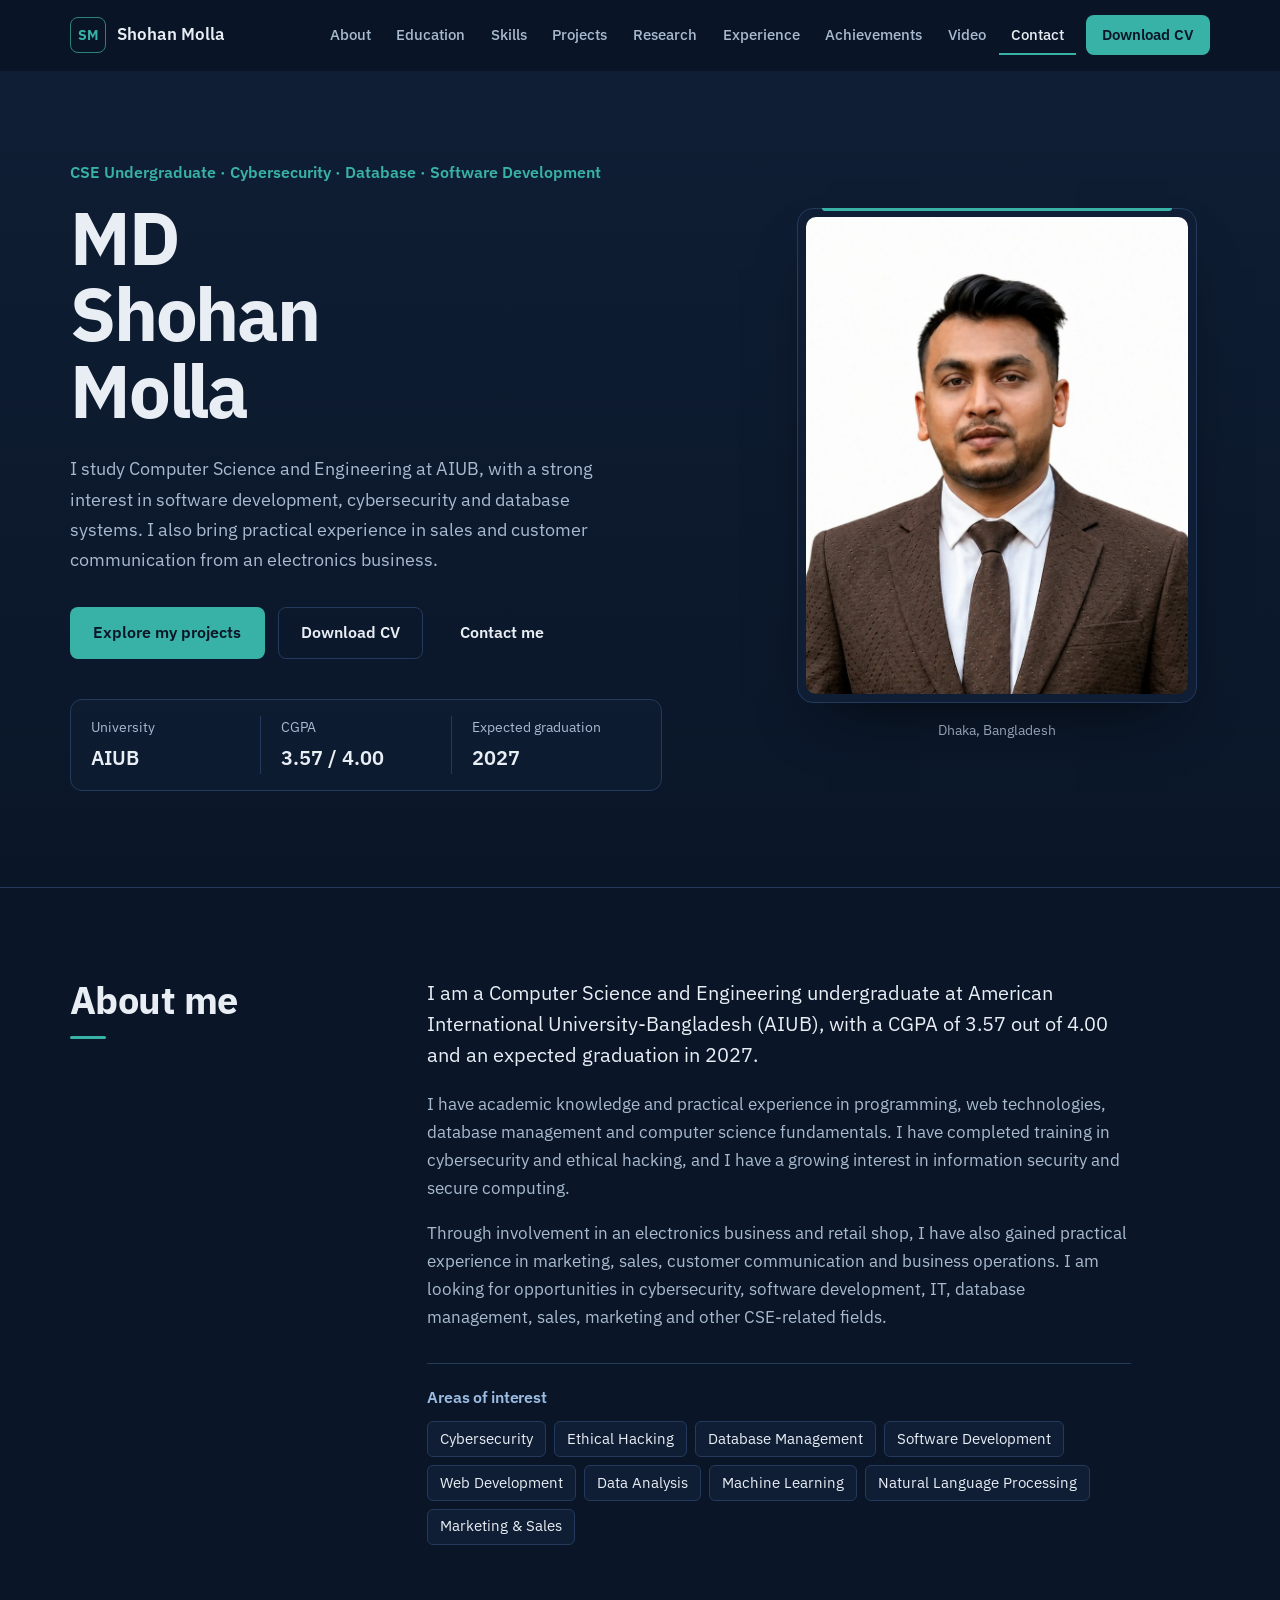
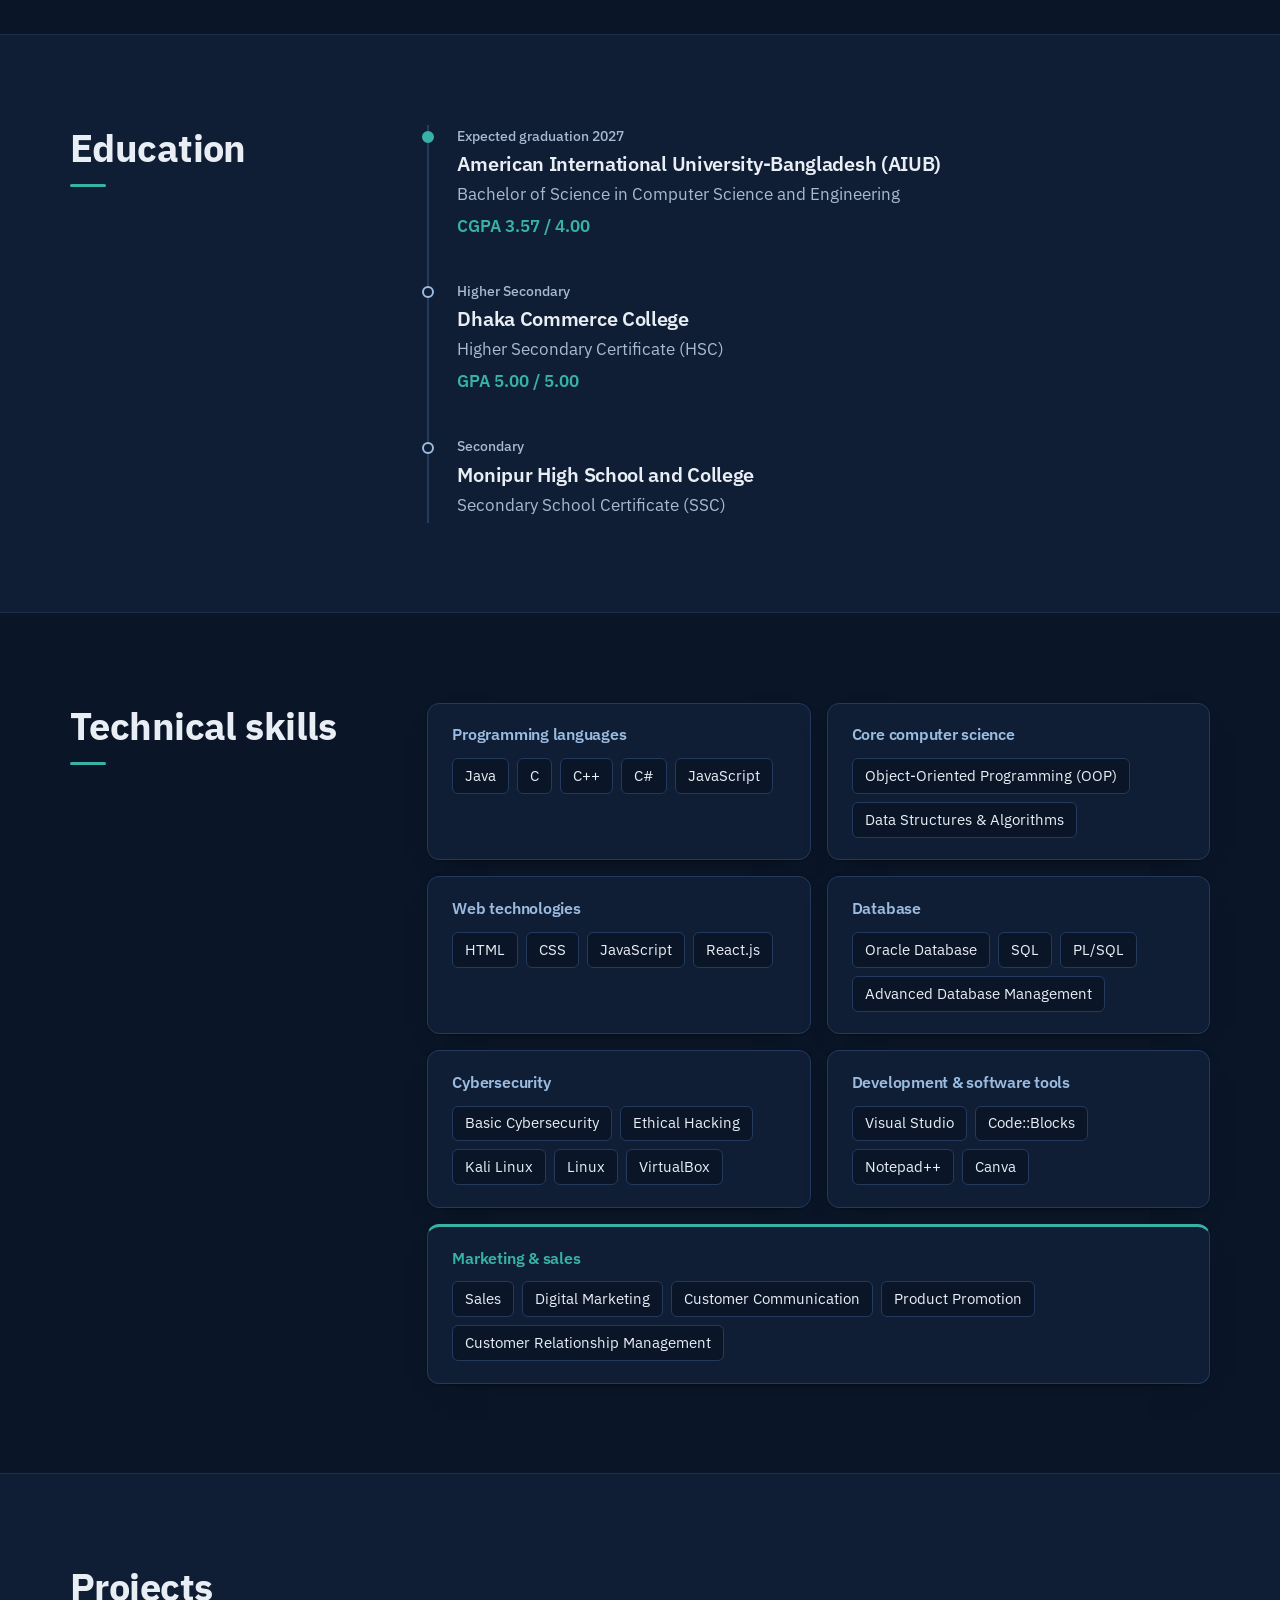
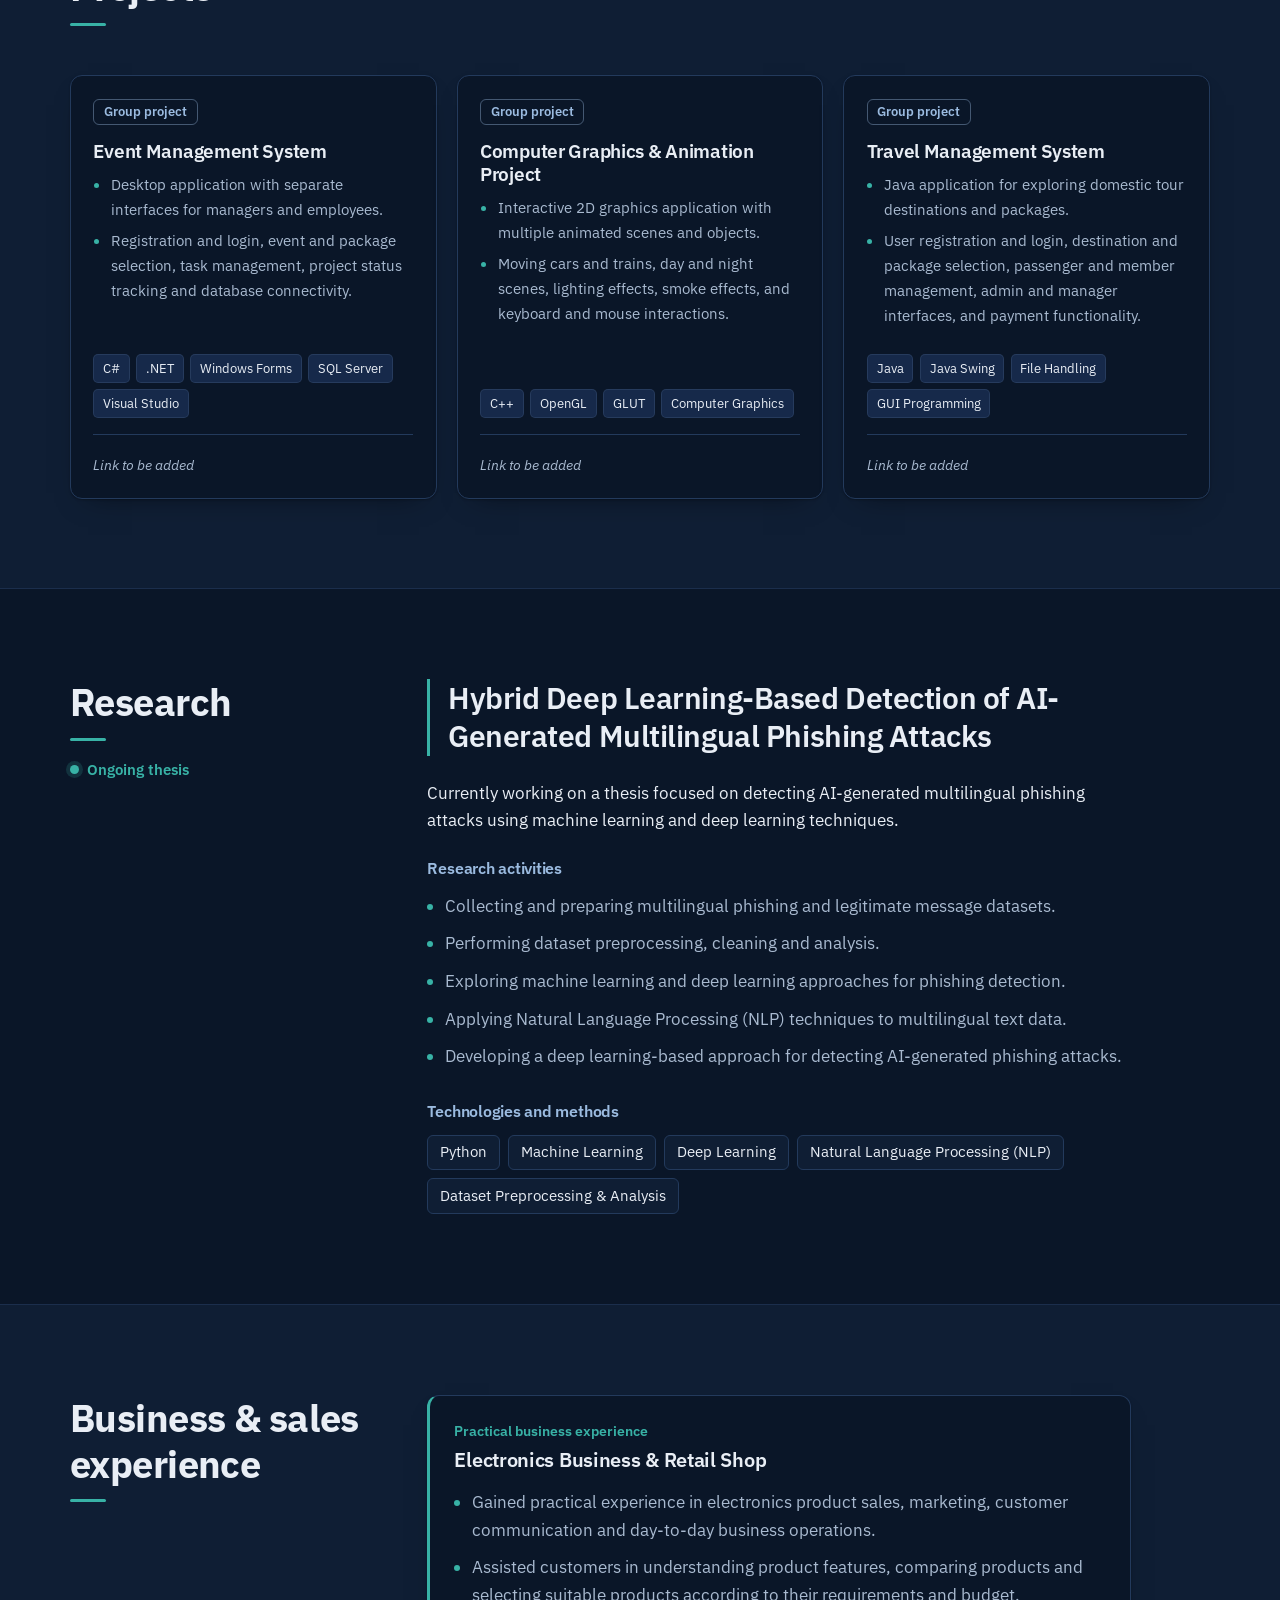
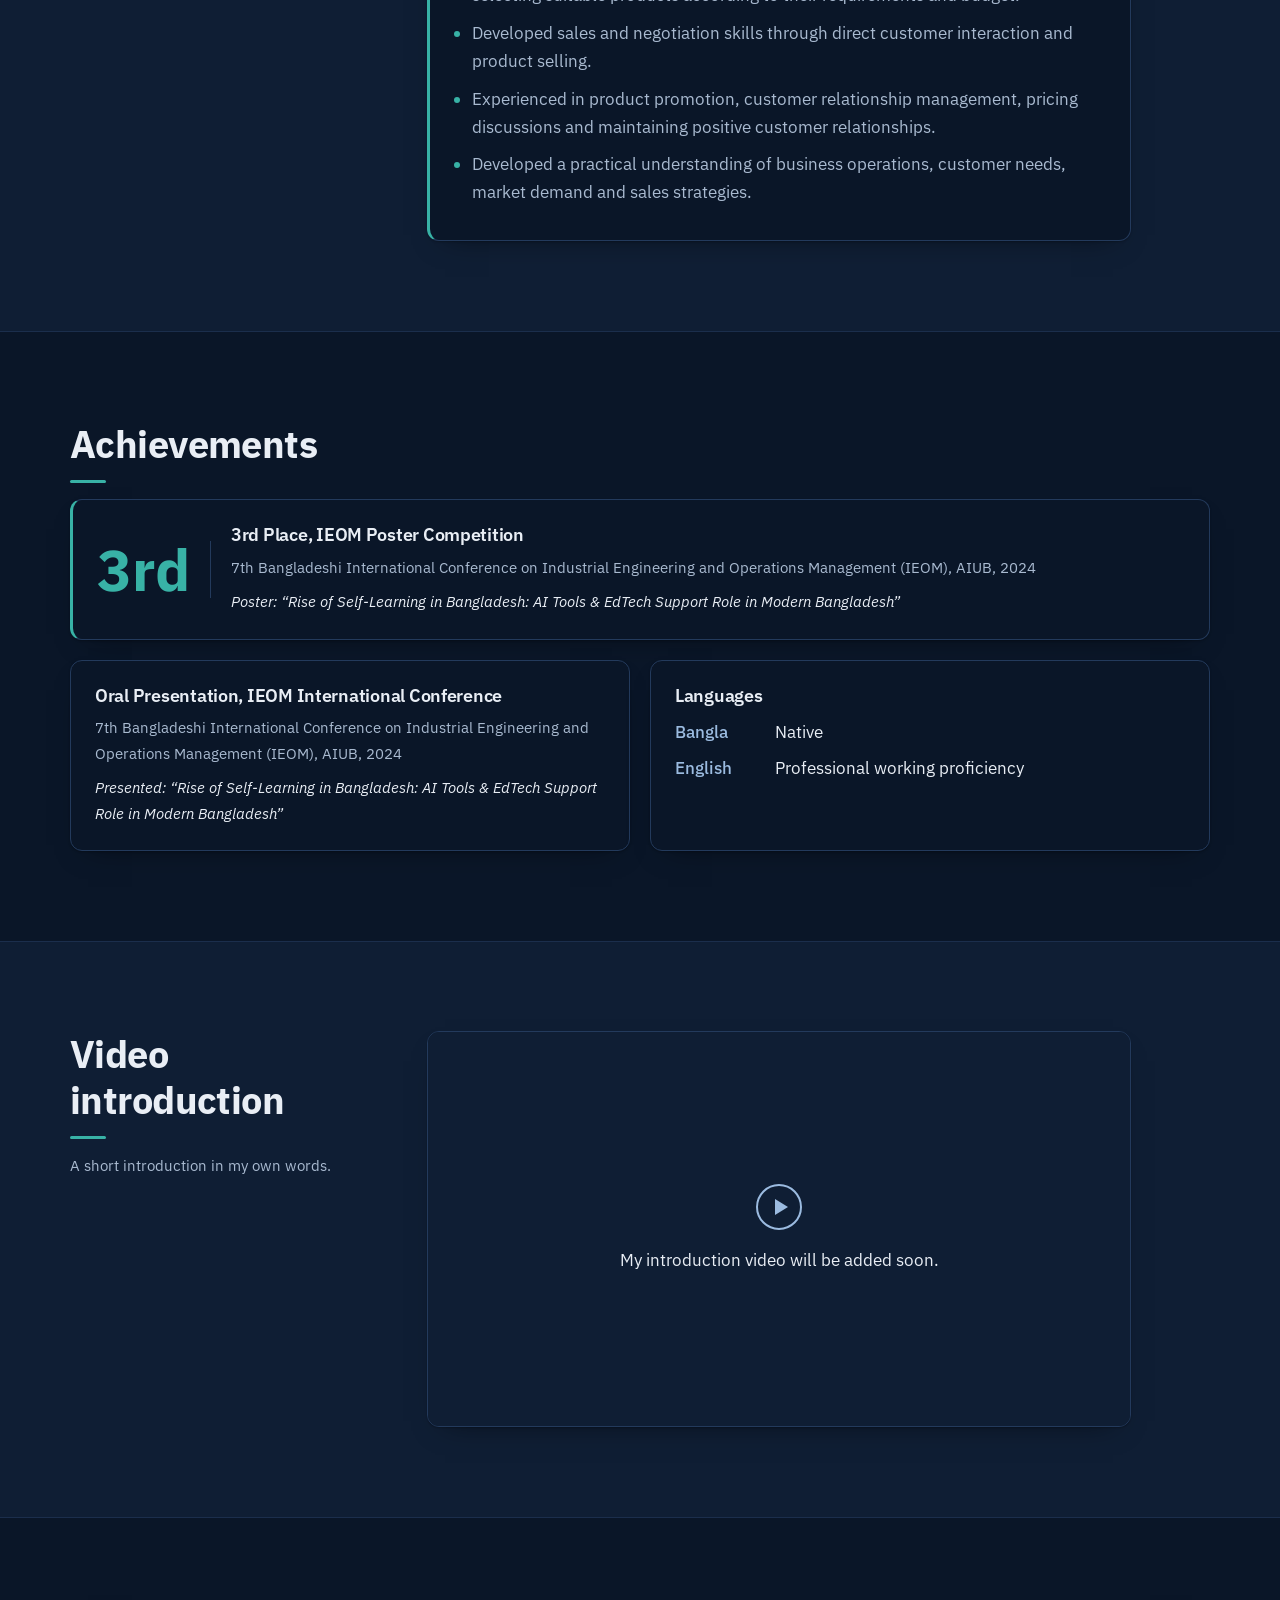
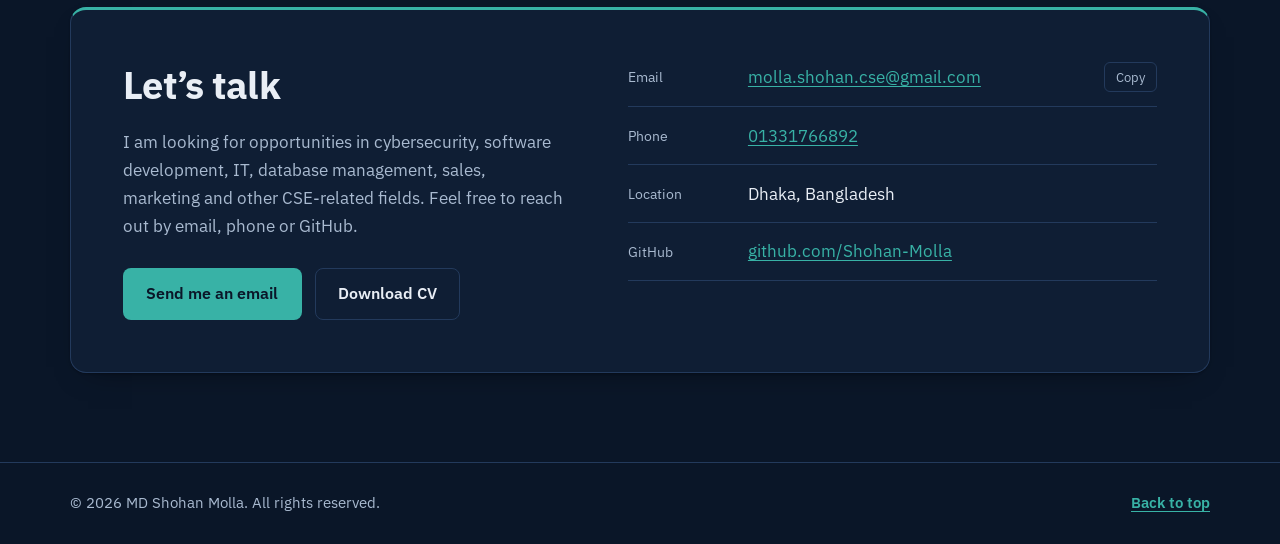
<file: index.html>
<!DOCTYPE html>
<html lang="en">
<head>
  <meta charset="UTF-8">
  <meta name="viewport" content="width=device-width, initial-scale=1">
  <title>MD Shohan Molla | CSE Undergraduate, AIUB</title>
  <meta name="description" content="E-portfolio of MD Shohan Molla, Computer Science and Engineering undergraduate at American International University-Bangladesh (AIUB).">

  <!-- Fonts (the site still works offline: system fonts are used as fallback) -->
  <link rel="preconnect" href="https://fonts.googleapis.com">
  <link rel="preconnect" href="https://fonts.gstatic.com" crossorigin>
  <link href="https://fonts.googleapis.com/css2?family=IBM+Plex+Sans:wght@400;500;600;700&display=swap" rel="stylesheet">

  <link rel="stylesheet" href="style.css">
  <!-- Marks that JavaScript is on, so the hero entrance animation can run -->
  <script>document.documentElement.classList.add("js");</script>
</head>
<body>

  <a class="skip-link" href="#main">Skip to content</a>

  <!-- ================= HEADER / NAVIGATION ================= -->
  <header class="site-header" id="top">
    <nav class="nav container" aria-label="Main navigation">
      <a href="#home" class="brand" aria-label="MD Shohan Molla, back to top">
        <span class="brand-mark" aria-hidden="true">SM</span>
        <span class="brand-name">Shohan Molla</span>
      </a>

      <button class="nav-toggle" type="button" aria-expanded="false" aria-controls="nav-menu">
        <span class="nav-toggle-bar" aria-hidden="true"></span>
        <span class="visually-hidden">Open menu</span>
      </button>

      <ul class="nav-menu" id="nav-menu">
        <li><a href="#about">About</a></li>
        <li><a href="#education">Education</a></li>
        <li><a href="#skills">Skills</a></li>
        <li><a href="#projects">Projects</a></li>
        <li><a href="#research">Research</a></li>
        <li><a href="#experience">Experience</a></li>
        <li><a href="#achievements">Achievements</a></li>
        <li><a href="#video">Video</a></li>
        <li><a href="#contact">Contact</a></li>
        <!-- CV file: CV.pdf (buttons with data-download save the file instead of just opening it) -->
        <li><a href="CV.pdf" download="MD_Shohan_Molla_CV.pdf" data-download class="nav-cta">Download CV</a></li>
      </ul>
    </nav>
  </header>

  <main id="main">

    <!-- ================= A. HOME / HERO ================= -->
    <section class="hero" id="home">
      <div class="container hero-grid">
        <div class="hero-text">
          <p class="hero-kicker">CSE Undergraduate · Cybersecurity · Database · Software Development</p>
          <h1 class="hero-name">
            <span>MD</span>
            <span>Shohan</span>
            <span>Molla</span>
          </h1>
          <p class="hero-intro">
            I study Computer Science and Engineering at AIUB, with a strong interest in software
            development, cybersecurity and database systems. I also bring practical experience in
            sales and customer communication from an electronics business.
          </p>

          <div class="hero-actions">
            <a href="#projects" class="btn btn-primary">Explore my projects</a>
            <a href="CV.pdf" download="MD_Shohan_Molla_CV.pdf" data-download class="btn btn-ghost">Download CV</a>
            <a href="#contact" class="btn btn-ghost">Contact me</a>
          </div>

          <dl class="hero-facts">
            <div>
              <dt>University</dt>
              <dd>AIUB</dd>
            </div>
            <div>
              <dt>CGPA</dt>
              <dd>3.57 / 4.00</dd>
            </div>
            <div>
              <dt>Expected graduation</dt>
              <dd>2027</dd>
            </div>
          </dl>
        </div>

        <figure class="hero-photo">
          <!-- Profile photo: replace profile.jpg to change it -->
          <div class="photo-frame">
            <img src="profile.jpg" alt="Portrait of MD Shohan Molla" width="800" height="1000">
          </div>
          <figcaption>Dhaka, Bangladesh</figcaption>
        </figure>
      </div>
    </section>

    <!-- ================= B. ABOUT ================= -->
    <section class="section" id="about" aria-labelledby="about-title">
      <div class="container split">
        <header class="section-head">
          <h2 id="about-title">About me</h2>
        </header>
        <div class="section-body about-body">
          <p class="lead">
            I am a Computer Science and Engineering undergraduate at American International
            University-Bangladesh (AIUB), with a CGPA of 3.57 out of 4.00 and an expected
            graduation in 2027.
          </p>
          <p>
            I have academic knowledge and practical experience in programming, web technologies,
            database management and computer science fundamentals. I have completed training in
            cybersecurity and ethical hacking, and I have a growing interest in information
            security and secure computing.
          </p>
          <p>
            Through involvement in an electronics business and retail shop, I have also gained
            practical experience in marketing, sales, customer communication and business
            operations. I am looking for opportunities in cybersecurity, software development, IT,
            database management, sales, marketing and other CSE-related fields.
          </p>

          <div class="interests">
            <h3>Areas of interest</h3>
            <ul class="tag-list">
              <li>Cybersecurity</li>
              <li>Ethical Hacking</li>
              <li>Database Management</li>
              <li>Software Development</li>
              <li>Web Development</li>
              <li>Data Analysis</li>
              <li>Machine Learning</li>
              <li>Natural Language Processing</li>
              <li>Marketing &amp; Sales</li>
            </ul>
          </div>
        </div>
      </div>
    </section>

    <!-- ================= C. EDUCATION ================= -->
    <section class="section section-alt" id="education" aria-labelledby="education-title">
      <div class="container split">
        <header class="section-head">
          <h2 id="education-title">Education</h2>
        </header>
        <ol class="timeline section-body">
          <li class="timeline-item">
            <p class="timeline-when">Expected graduation 2027</p>
            <h3>American International University-Bangladesh (AIUB)</h3>
            <p>Bachelor of Science in Computer Science and Engineering</p>
            <p class="score">CGPA 3.57 / 4.00</p>
          </li>
          <li class="timeline-item">
            <p class="timeline-when">Higher Secondary</p>
            <h3>Dhaka Commerce College</h3>
            <p>Higher Secondary Certificate (HSC)</p>
            <p class="score">GPA 5.00 / 5.00</p>
          </li>
          <li class="timeline-item">
            <p class="timeline-when">Secondary</p>
            <h3>Monipur High School and College</h3>
            <p>Secondary School Certificate (SSC)</p>
          </li>
        </ol>
      </div>
    </section>

    <!-- ================= D. TECHNICAL SKILLS ================= -->
    <section class="section" id="skills" aria-labelledby="skills-title">
      <div class="container split">
        <header class="section-head">
          <h2 id="skills-title">Technical skills</h2>
        </header>
        <div class="section-body skills-grid">
          <div class="skill-group">
            <h3>Programming languages</h3>
            <ul class="tag-list"><li>Java</li><li>C</li><li>C++</li><li>C#</li><li>JavaScript</li></ul>
          </div>
          <div class="skill-group">
            <h3>Core computer science</h3>
            <ul class="tag-list"><li>Object-Oriented Programming (OOP)</li><li>Data Structures &amp; Algorithms</li></ul>
          </div>
          <div class="skill-group">
            <h3>Web technologies</h3>
            <ul class="tag-list"><li>HTML</li><li>CSS</li><li>JavaScript</li><li>React.js</li></ul>
          </div>
          <div class="skill-group">
            <h3>Database</h3>
            <ul class="tag-list"><li>Oracle Database</li><li>SQL</li><li>PL/SQL</li><li>Advanced Database Management</li></ul>
          </div>
          <div class="skill-group">
            <h3>Cybersecurity</h3>
            <ul class="tag-list"><li>Basic Cybersecurity</li><li>Ethical Hacking</li><li>Kali Linux</li><li>Linux</li><li>VirtualBox</li></ul>
          </div>
          <div class="skill-group">
            <h3>Development &amp; software tools</h3>
            <ul class="tag-list"><li>Visual Studio</li><li>Code::Blocks</li><li>Notepad++</li><li>Canva</li></ul>
          </div>
          <div class="skill-group skill-group-wide">
            <h3>Marketing &amp; sales</h3>
            <ul class="tag-list"><li>Sales</li><li>Digital Marketing</li><li>Customer Communication</li><li>Product Promotion</li><li>Customer Relationship Management</li></ul>
          </div>
        </div>
      </div>
    </section>

    <!-- ================= E. PROJECTS ================= -->
    <section class="section section-alt" id="projects" aria-labelledby="projects-title">
      <div class="container">
        <header class="section-head section-head-row">
          <h2 id="projects-title">Projects</h2>
        </header>

        <!--
          To add a link: replace <span class="link-pending">Link to be added</span> with:
          <a class="project-link" href="YOUR-LINK-HERE" target="_blank" rel="noopener">View project</a>
          To add a project: copy one whole <article class="project"> ... </article> block.
        -->
        <div class="project-grid">

          <article class="project" data-type="group">
            <div class="project-content">
              <p class="project-type">Group project</p>
              <h3>Event Management System</h3>
              <ul class="project-points">
                <li>Desktop application with separate interfaces for managers and employees.</li>
                <li>Registration and login, event and package selection, task management, project status tracking and database connectivity.</li>
              </ul>
              <ul class="tech-list" aria-label="Technologies used">
                <li>C#</li><li>.NET</li><li>Windows Forms</li><li>SQL Server</li><li>Visual Studio</li>
              </ul>
              <p class="project-links"><span class="link-pending">Link to be added</span></p>
            </div>
          </article>

          <article class="project" data-type="group">
            <div class="project-content">
              <p class="project-type">Group project</p>
              <h3>Computer Graphics &amp; Animation Project</h3>
              <ul class="project-points">
                <li>Interactive 2D graphics application with multiple animated scenes and objects.</li>
                <li>Moving cars and trains, day and night scenes, lighting effects, smoke effects, and keyboard and mouse interactions.</li>
              </ul>
              <ul class="tech-list" aria-label="Technologies used">
                <li>C++</li><li>OpenGL</li><li>GLUT</li><li>Computer Graphics</li>
              </ul>
              <p class="project-links"><span class="link-pending">Link to be added</span></p>
            </div>
          </article>

          <article class="project" data-type="group">
            <div class="project-content">
              <p class="project-type">Group project</p>
              <h3>Travel Management System</h3>
              <ul class="project-points">
                <li>Java application for exploring domestic tour destinations and packages.</li>
                <li>User registration and login, destination and package selection, passenger and member management, admin and manager interfaces, and payment functionality.</li>
              </ul>
              <ul class="tech-list" aria-label="Technologies used">
                <li>Java</li><li>Java Swing</li><li>File Handling</li><li>GUI Programming</li>
              </ul>
              <p class="project-links"><span class="link-pending">Link to be added</span></p>
            </div>
          </article>

        </div>
      </div>
    </section>

    <!-- ================= F. RESEARCH / THESIS ================= -->
    <section class="section research" id="research" aria-labelledby="research-title">
      <div class="container split">
        <header class="section-head">
          <h2 id="research-title">Research</h2>
          <p class="status"><span class="status-dot" aria-hidden="true"></span>Ongoing thesis</p>
        </header>
        <div class="section-body">
          <h3 class="research-title">Hybrid Deep Learning-Based Detection of AI-Generated Multilingual Phishing Attacks</h3>
          <p class="research-focus">Currently working on a thesis focused on detecting AI-generated multilingual phishing attacks using machine learning and deep learning techniques.</p>
          <h4 class="small-head">Research activities</h4>
          <ul class="research-points">
            <li>Collecting and preparing multilingual phishing and legitimate message datasets.</li>
            <li>Performing dataset preprocessing, cleaning and analysis.</li>
            <li>Exploring machine learning and deep learning approaches for phishing detection.</li>
            <li>Applying Natural Language Processing (NLP) techniques to multilingual text data.</li>
            <li>Developing a deep learning-based approach for detecting AI-generated phishing attacks.</li>
          </ul>
          <h4 class="small-head">Technologies and methods</h4>
          <ul class="tag-list">
            <li>Python</li><li>Machine Learning</li><li>Deep Learning</li><li>Natural Language Processing (NLP)</li><li>Dataset Preprocessing &amp; Analysis</li>
          </ul>
        </div>
      </div>
    </section>

    <!-- ================= G. BUSINESS & SALES EXPERIENCE ================= -->
    <section class="section section-alt" id="experience" aria-labelledby="experience-title">
      <div class="container split">
        <header class="section-head">
          <h2 id="experience-title">Business &amp; sales experience</h2>
        </header>
        <div class="section-body">
          <article class="honor exp-card">
            <div>
              <p class="exp-type">Practical business experience</p>
              <h3>Electronics Business &amp; Retail Shop</h3>
              <ul class="research-points">
                <li>Gained practical experience in electronics product sales, marketing, customer communication and day-to-day business operations.</li>
                <li>Assisted customers in understanding product features, comparing products and selecting suitable products according to their requirements and budget.</li>
                <li>Developed sales and negotiation skills through direct customer interaction and product selling.</li>
                <li>Experienced in product promotion, customer relationship management, pricing discussions and maintaining positive customer relationships.</li>
                <li>Developed a practical understanding of business operations, customer needs, market demand and sales strategies.</li>
              </ul>
            </div>
          </article>
        </div>
      </div>
    </section>

    <!-- ================= H. ACHIEVEMENTS + LANGUAGES ================= -->
    <section class="section" id="achievements" aria-labelledby="achievements-title">
      <div class="container">
        <header class="section-head">
          <h2 id="achievements-title">Achievements</h2>
        </header>

        <div class="honors">
          <article class="honor honor-award">
            <p class="honor-rank" aria-hidden="true">3rd</p>
            <div>
              <h3>3rd Place, IEOM Poster Competition</h3>
              <p>7th Bangladeshi International Conference on Industrial Engineering and Operations Management (IEOM), AIUB, 2024</p>
              <p class="honor-title">Poster: “Rise of Self-Learning in Bangladesh: AI Tools &amp; EdTech Support Role in Modern Bangladesh”</p>
            </div>
          </article>

          <article class="honor">
            <div>
              <h3>Oral Presentation, IEOM International Conference</h3>
              <p>7th Bangladeshi International Conference on Industrial Engineering and Operations Management (IEOM), AIUB, 2024</p>
              <p class="honor-title">Presented: “Rise of Self-Learning in Bangladesh: AI Tools &amp; EdTech Support Role in Modern Bangladesh”</p>
            </div>
          </article>

          <article class="honor" id="languages">
            <div>
              <h3>Languages</h3>
              <dl class="lang-list lang-stack">
                <div><dt>Bangla</dt><dd>Native</dd></div>
                <div><dt>English</dt><dd>Professional working proficiency</dd></div>
              </dl>
            </div>
          </article>
        </div>
      </div>
    </section>

    <!-- ================= I. VIDEO INTRODUCTION ================= -->
    <section class="section section-alt" id="video" aria-labelledby="video-title">
      <div class="container split">
        <header class="section-head">
          <h2 id="video-title">Video introduction</h2>
          <p class="section-note">A short introduction in my own words.</p>
        </header>
        <div class="section-body">
          <div class="video-wrap">
            <!--
              HOW TO ADD YOUR VIDEO:
              1. Rename your video file to: introduction.mp4
              2. Upload it next to index.html (same place as profile.jpg):
                   portfolio/introduction.mp4
              3. Refresh the page. The player appears automatically.
              If the file is missing, the message below is shown instead of a broken player.
            -->
            <video id="intro-video" controls preload="metadata" playsinline hidden>
              <source src="introduction.mp4" type="video/mp4">
            </video>

            <div class="video-placeholder" id="video-placeholder">
              <svg viewBox="0 0 48 48" width="48" height="48" aria-hidden="true">
                <circle cx="24" cy="24" r="22" fill="none" stroke="currentColor" stroke-width="2"/>
                <path d="M20 16 L33 24 L20 32 Z" fill="currentColor"/>
              </svg>
              <p>My introduction video will be added soon.</p>
            </div>
          </div>
        </div>
      </div>
    </section>

    <!-- ================= J. CONTACT ================= -->
    <section class="section contact" id="contact" aria-labelledby="contact-title">
      <div class="container">
        <div class="contact-panel">
          <div class="contact-intro">
            <h2 id="contact-title">Let’s talk</h2>
            <p>I am looking for opportunities in cybersecurity, software development, IT, database management, sales, marketing and other CSE-related fields. Feel free to reach out by email, phone or GitHub.</p>
            <div class="contact-actions">
              <a class="btn btn-primary" href="mailto:molla.shohan.cse@gmail.com">Send me an email</a>
              <a class="btn btn-ghost" href="CV.pdf" download="MD_Shohan_Molla_CV.pdf" data-download>Download CV</a>
            </div>
          </div>

          <ul class="contact-list">
            <li>
              <span class="contact-label">Email</span>
              <a href="mailto:molla.shohan.cse@gmail.com">molla.shohan.cse@gmail.com</a>
              <button type="button" class="copy-btn" data-copy="molla.shohan.cse@gmail.com">Copy</button>
            </li>
            <li>
              <span class="contact-label">Phone</span>
              <a href="tel:+8801331766892">01331766892</a>
            </li>
            <li>
              <span class="contact-label">Location</span>
              <span>Dhaka, Bangladesh</span>
            </li>
            <li>
              <span class="contact-label">GitHub</span>
              <a href="https://github.com/Shohan-Molla" target="_blank" rel="noopener">github.com/Shohan-Molla</a>
            </li>
            <!-- LINKEDIN: paste your profile URL into LINKEDIN_URL at the top of script.js.
                 This row stays hidden until you do. -->
            <li id="linkedin-row">
              <span class="contact-label">LinkedIn</span>
              <a id="linkedin-link" href="#" target="_blank" rel="noopener">LinkedIn</a>
            </li>
          </ul>
        </div>
      </div>
    </section>
  </main>

  <!-- ================= FOOTER ================= -->
  <footer class="site-footer">
    <div class="container footer-inner">
      <p>© <span id="year">2026</span> MD Shohan Molla. All rights reserved.</p>
      <a href="#home" class="back-top">Back to top</a>
    </div>
  </footer>

  <p class="toast" id="toast" role="status" aria-live="polite"></p>

  <script src="script.js"></script>
</body>
</html>
</file>
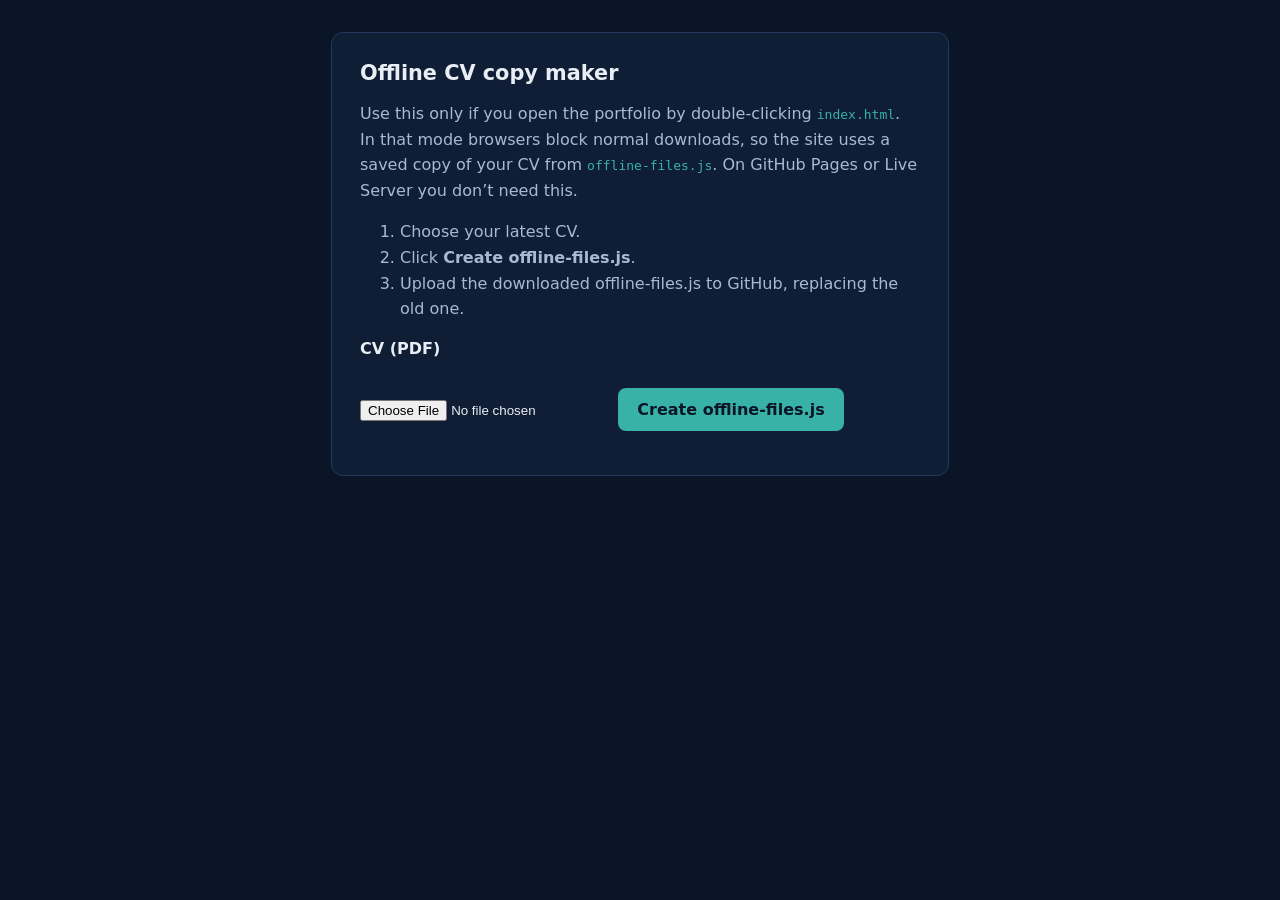
<file: offline-copy-maker.html>
<!DOCTYPE html>
<html lang="en">
<head>
<meta charset="UTF-8">
<meta name="viewport" content="width=device-width, initial-scale=1">
<title>Offline CV copy maker</title>
<style>
  body { font-family: "Segoe UI", system-ui, sans-serif; background: #0a1628; color: #e9eef5; margin: 0; padding: 2rem 1rem; }
  main { max-width: 560px; margin: auto; background: #0f1e34; border: 1px solid #233a5c; border-radius: 12px; padding: 1.75rem; }
  h1 { font-size: 1.3rem; margin-top: 0; }
  p, li { color: #a9bad0; line-height: 1.6; }
  code { color: #38b2a6; }
  label { display: block; font-weight: 600; margin: 1.1rem 0 0.35rem; }
  button { margin-top: 1.5rem; padding: 0.75rem 1.2rem; border: 0; border-radius: 8px; background: #38b2a6; color: #0a1628; font: inherit; font-weight: 600; cursor: pointer; }
  #msg { margin-top: 1rem; color: #38b2a6; font-weight: 500; }
</style>
</head>
<body>
<main>
  <h1>Offline CV copy maker</h1>
  <p>Use this only if you open the portfolio by double-clicking <code>index.html</code>. In that mode browsers block normal downloads, so the site uses a saved copy of your CV from <code>offline-files.js</code>. On GitHub Pages or Live Server you don’t need this.</p>
  <ol>
    <li>Choose your latest CV.</li>
    <li>Click <strong>Create offline-files.js</strong>.</li>
    <li>Upload the downloaded offline-files.js to GitHub, replacing the old one.</li>
  </ol>

  <label for="cv">CV (PDF)</label>
  <input id="cv" type="file" accept="application/pdf">

  <button id="make" type="button">Create offline-files.js</button>
  <p id="msg" role="status"></p>
</main>

<script>
  document.getElementById("make").addEventListener("click", () => {
    const msg = document.getElementById("msg");
    const file = document.getElementById("cv").files[0];
    if (!file) { msg.textContent = "Please choose your CV first."; return; }
    const reader = new FileReader();
    reader.onload = () => {
      const files = { "CV.pdf": reader.result.split(",")[1] };
      const js = "/* Offline copy of the CV, used ONLY when index.html is opened directly\n" +
                 "   from your computer. Made with offline-copy-maker.html */\n" +
                 "window.OFFLINE_FILES = " + JSON.stringify(files, null, 2) + ";\n";
      const a = document.createElement("a");
      a.href = URL.createObjectURL(new Blob([js], { type: "text/javascript" }));
      a.download = "offline-files.js";
      a.click();
      msg.textContent = "Done. Upload offline-files.js to GitHub (it replaces the old one).";
    };
    reader.readAsDataURL(file);
  });
</script>
</body>
</html>
</file>
<file: style.css>
/* =========================================================
   Rashna Rahman Richita | E-Portfolio
   style.css  (professional theme)
   Sections: 1 Tokens  2 Base  3 Header  4 Hero  5 Sections
             6 Skills  7 Projects  8 Research  9 Achievements
             10 Video  11 Contact  12 Footer  13 Responsive
   ========================================================= */

/* ---------- 1. Design tokens (change colors here) ---------- */
:root {
  --navy-950: #0a1628;   /* page background */
  --navy-900: #0f1e34;   /* alternate section background */
  --navy-800: #16294a;   /* chips and raised surfaces */
  --line:     #233a5c;   /* borders */
  --teal:     #38b2a6;   /* main accent */
  --teal-dim: #2a8379;
  --sky:      #9bbbe0;   /* soft blue accent */
  --text:     #e9eef5;
  --muted:    #a9bad0;

  --font: "IBM Plex Sans", "Segoe UI", system-ui, -apple-system, sans-serif;

  --radius-s: 6px;
  --radius-m: 12px;
  --radius-l: 16px;
  --shadow: 0 1px 2px rgba(0, 0, 0, 0.25), 0 12px 28px -18px rgba(0, 0, 0, 0.6);

  --container: 1140px;
  --header-h: 70px;
}

/* ---------- 2. Base ---------- */
*, *::before, *::after { box-sizing: border-box; }

html {
  scroll-behavior: smooth;
  scroll-padding-top: calc(var(--header-h) + 12px);
}

body {
  margin: 0;
  background: var(--navy-950);
  color: var(--text);
  font-family: var(--font);
  font-size: 1.0625rem;
  line-height: 1.65;
  -webkit-font-smoothing: antialiased;
}

img { max-width: 100%; display: block; }

a { color: var(--teal); text-underline-offset: 3px; }
a:hover { color: #6fd3c8; }

h1, h2, h3, h4 {
  font-family: var(--font);
  line-height: 1.2;
  margin: 0 0 0.5em;
  letter-spacing: -0.015em;
}

h2 { font-size: clamp(1.85rem, 3.4vw, 2.4rem); font-weight: 700; }
h3 { font-size: 1.2rem; font-weight: 600; }

p { margin: 0 0 1em; }

:focus-visible {
  outline: 3px solid var(--teal);
  outline-offset: 3px;
  border-radius: 4px;
}

.container {
  width: min(100% - 2.5rem, var(--container));
  margin-inline: auto;
}

.visually-hidden {
  position: absolute !important;
  width: 1px; height: 1px;
  overflow: hidden;
  clip: rect(0 0 0 0);
  white-space: nowrap;
}

.skip-link {
  position: absolute;
  left: 1rem; top: -60px;
  background: var(--teal);
  color: var(--navy-950);
  padding: 0.6rem 1rem;
  border-radius: var(--radius-s);
  z-index: 200;
  font-weight: 600;
}
.skip-link:focus { top: 1rem; }

/* Buttons */
.btn {
  display: inline-flex;
  align-items: center;
  justify-content: center;
  padding: 0.75rem 1.4rem;
  border-radius: 8px;
  font-weight: 600;
  font-size: 0.98rem;
  text-decoration: none;
  border: 1px solid transparent;
  transition: background-color .2s, color .2s, border-color .2s;
}
.btn-primary { background: var(--teal); color: var(--navy-950); }
.btn-primary:hover { background: #4fc5b9; color: var(--navy-950); }
.btn-ghost { border-color: var(--line); color: var(--text); }
.btn-ghost:hover { border-color: var(--sky); color: var(--text); background: rgba(155, 187, 224, 0.06); }

/* Shared tag chips */
.tag-list {
  list-style: none;
  margin: 0;
  padding: 0;
  display: flex;
  flex-wrap: wrap;
  gap: 0.5rem;
}
.tag-list li {
  padding: 0.3rem 0.75rem;
  border: 1px solid var(--line);
  border-radius: var(--radius-s);
  font-size: 0.92rem;
  color: var(--text);
  background: var(--navy-900);
}

/* ---------- 3. Header ---------- */
.site-header {
  position: sticky;
  top: 0;
  z-index: 100;
  background: rgba(10, 22, 40, 0.92);
  backdrop-filter: blur(10px);
  -webkit-backdrop-filter: blur(10px);
  border-bottom: 1px solid transparent;
  transition: border-color .3s, box-shadow .3s;
}
.site-header.is-scrolled {
  border-bottom-color: var(--line);
  box-shadow: 0 6px 20px -14px rgba(0, 0, 0, 0.7);
}

.nav {
  height: var(--header-h);
  display: flex;
  align-items: center;
  justify-content: space-between;
}

.brand {
  display: flex;
  align-items: center;
  gap: 0.7rem;
  color: var(--text);
  text-decoration: none;
  font-weight: 600;
  font-size: 1.05rem;
}
.brand:hover { color: var(--text); }
.brand-mark {
  display: grid;
  place-items: center;
  width: 36px; height: 36px;
  border-radius: 8px;
  border: 1px solid var(--teal-dim);
  color: var(--teal);
  font-size: 0.9rem;
  font-weight: 700;
  letter-spacing: 0.02em;
}

.nav-menu {
  list-style: none;
  display: flex;
  align-items: center;
  gap: 0.25rem;
  margin: 0;
  padding: 0;
}
.nav-menu a {
  display: block;
  padding: 0.5rem 0.75rem;
  color: var(--muted);
  text-decoration: none;
  font-size: 0.94rem;
  font-weight: 500;
  border-radius: var(--radius-s);
  transition: color .2s;
}
.nav-menu a:hover,
.nav-menu a.is-current { color: var(--text); }
.nav-menu a.is-current { box-shadow: inset 0 -2px 0 var(--teal); border-radius: 0; }
.nav-menu .nav-cta {
  margin-left: 0.5rem;
  background: var(--teal);
  border-radius: 8px;
  color: var(--navy-950);
  padding-inline: 1rem;
  font-weight: 600;
}
.nav-menu .nav-cta:hover { background: #4fc5b9; color: var(--navy-950); }
.nav-menu .nav-cta.is-current { box-shadow: none; border-radius: 8px; color: var(--navy-950); }

.nav-toggle {
  display: none;
  width: 44px; height: 44px;
  border: 1px solid var(--line);
  border-radius: 8px;
  background: transparent;
  cursor: pointer;
  position: relative;
}
.nav-toggle-bar,
.nav-toggle-bar::before,
.nav-toggle-bar::after {
  position: absolute;
  left: 11px;
  width: 20px; height: 2px;
  background: var(--text);
  border-radius: 2px;
  transition: transform .25s, opacity .25s;
}
.nav-toggle-bar { top: 50%; margin-top: -1px; }
.nav-toggle-bar::before { content: ""; left: 0; top: -6px; }
.nav-toggle-bar::after  { content: ""; left: 0; top: 6px; }
.nav-toggle[aria-expanded="true"] .nav-toggle-bar { background: transparent; }
.nav-toggle[aria-expanded="true"] .nav-toggle-bar::before { transform: translateY(6px) rotate(45deg); }
.nav-toggle[aria-expanded="true"] .nav-toggle-bar::after  { transform: translateY(-6px) rotate(-45deg); }

/* ---------- 4. Hero ---------- */
.hero {
  position: relative;
  padding: clamp(3rem, 7vw, 5.5rem) 0 clamp(3.5rem, 8vw, 6rem);
  background: linear-gradient(180deg, var(--navy-900) 0%, var(--navy-950) 100%);
  border-bottom: 1px solid var(--line);
}

.hero-grid {
  display: grid;
  grid-template-columns: 1.3fr 0.85fr;
  gap: clamp(2rem, 5vw, 5rem);
  align-items: center;
}

.hero-kicker {
  color: var(--teal);
  font-weight: 600;
  font-size: 1rem;
  margin-bottom: 0.9rem;
}

.hero-name {
  font-size: clamp(2.7rem, 6.4vw, 4.6rem);
  font-weight: 700;
  line-height: 1.04;
  letter-spacing: -0.03em;
  margin-bottom: 1.5rem;
}
.hero-name span { display: block; }

.hero-intro {
  max-width: 34rem;
  font-size: 1.15rem;
  color: var(--muted);
  margin-bottom: 2rem;
}

.hero-actions {
  display: flex;
  flex-wrap: wrap;
  gap: 0.8rem;
  margin-bottom: 2.5rem;
}

.hero-facts {
  display: flex;
  flex-wrap: wrap;
  margin: 0;
  border: 1px solid var(--line);
  border-radius: var(--radius-m);
  background: rgba(15, 30, 52, 0.6);
  padding: 1rem 1.25rem;
  max-width: 37rem;
}
.hero-facts > div {
  flex: 1 1 0;
  min-width: 120px;
  padding-right: 1rem;
}
.hero-facts > div + div { border-left: 1px solid var(--line); padding-left: 1.25rem; }
.hero-facts dt { font-size: 0.85rem; color: var(--muted); }
.hero-facts dd {
  margin: 0.15rem 0 0;
  font-size: 1.25rem;
  font-weight: 600;
}

.hero-photo { margin: 0; justify-self: center; width: min(100%, 400px); }

.photo-frame {
  position: relative;
  border-radius: var(--radius-l);
  padding: 8px;
  border: 1px solid var(--line);
  background: var(--navy-900);
  box-shadow: 0 30px 60px -30px rgba(0, 0, 0, 0.75);
}
/* thin teal accent line along the top of the photo card */
.photo-frame::before {
  content: "";
  position: absolute;
  top: -1px; left: 24px; right: 24px;
  height: 3px;
  background: var(--teal);
  border-radius: 0 0 3px 3px;
}
.photo-frame img {
  width: 100%;
  height: auto;
  aspect-ratio: 4 / 5;
  object-fit: cover;
  object-position: 50% 30%;
  border-radius: 10px;
}
.hero-photo figcaption {
  margin-top: 0.9rem;
  text-align: center;
  color: var(--muted);
  font-size: 0.9rem;
}

/* Page-load sequence (the only automatic motion on the page) */
.js .hero-name span,
.js .hero-kicker,
.js .hero-intro,
.js .hero-actions,
.js .hero-facts,
.js .hero-photo {
  opacity: 0;
  transform: translateY(14px);
  transition: opacity .6s ease, transform .6s ease;
}
.js.is-loaded .hero-kicker            { transition-delay: .05s; }
.js.is-loaded .hero-name span:nth-child(1) { transition-delay: .12s; }
.js.is-loaded .hero-name span:nth-child(2) { transition-delay: .2s; }
.js.is-loaded .hero-name span:nth-child(3) { transition-delay: .28s; }
.js.is-loaded .hero-intro             { transition-delay: .4s; }
.js.is-loaded .hero-actions           { transition-delay: .5s; }
.js.is-loaded .hero-facts             { transition-delay: .6s; }
.js.is-loaded .hero-photo             { transition-delay: .25s; }
.js.is-loaded .hero-name span,
.js.is-loaded .hero-kicker,
.js.is-loaded .hero-intro,
.js.is-loaded .hero-actions,
.js.is-loaded .hero-facts,
.js.is-loaded .hero-photo {
  opacity: 1;
  transform: none;
}

/* ---------- 5. Generic sections ---------- */
.section { padding: clamp(3.75rem, 7vw, 5.75rem) 0; }
.section-alt { background: var(--navy-900); border-block: 1px solid rgba(35, 58, 92, 0.6); }

.split {
  display: grid;
  grid-template-columns: minmax(200px, 0.75fr) 2fr;
  gap: clamp(1.5rem, 5vw, 4rem);
  align-items: start;
}
.split .section-head { position: sticky; top: calc(var(--header-h) + 2rem); }

.section-head h2 { margin-bottom: 0.35em; }
.section-head h2::after {
  content: "";
  display: block;
  width: 36px; height: 3px;
  margin-top: 0.8rem;
  background: var(--teal);
  border-radius: 2px;
}
.section-note { color: var(--muted); font-size: 0.95rem; }

.section-body { max-width: 44rem; }

.lead {
  font-size: 1.25rem;
  line-height: 1.55;
  color: var(--text);
}
.about-body p:not(.lead) { color: var(--muted); }

.interests {
  margin-top: 2rem;
  padding-top: 1.5rem;
  border-top: 1px solid var(--line);
}
.interests h3, .small-head {
  font-size: 0.98rem;
  font-weight: 600;
  color: var(--sky);
  margin-bottom: 0.85rem;
}

/* Education timeline */
.timeline {
  list-style: none;
  margin: 0;
  padding: 0 0 0 1.75rem;
  border-left: 2px solid var(--line);
}
.timeline-item { position: relative; padding-bottom: 2.25rem; }
.timeline-item:last-child { padding-bottom: 0; }
.timeline-item::before {
  content: "";
  position: absolute;
  left: calc(-1.75rem - 7px);
  top: 0.4rem;
  width: 12px; height: 12px;
  border-radius: 50%;
  background: var(--navy-900);
  border: 2px solid var(--sky);
}
.timeline-item:first-child::before { border-color: var(--teal); background: var(--teal); }
.timeline-when { color: var(--sky); font-size: 0.88rem; font-weight: 500; margin-bottom: 0.3rem; }
.timeline-item h3 { margin-bottom: 0.25rem; font-size: 1.25rem; }
.timeline-item p { margin-bottom: 0.25rem; color: var(--muted); }
.timeline-item .score { color: var(--teal); font-weight: 600; }

/* ---------- 6. Skills ---------- */
.skills-grid {
  max-width: none;
  display: grid;
  grid-template-columns: repeat(2, 1fr);
  gap: 1rem;
}
.skill-group {
  padding: 1.35rem 1.5rem;
  border: 1px solid var(--line);
  border-radius: var(--radius-m);
  background: var(--navy-900);
  box-shadow: var(--shadow);
}
.skill-group h3 { font-size: 1rem; color: var(--sky); margin-bottom: 0.85rem; }
.skill-group .tag-list li { background: var(--navy-950); }
.skill-group-wide { grid-column: 1 / -1; border-top: 3px solid var(--teal); }
.skill-group-wide h3 { color: var(--teal); }

/* ---------- 7. Projects ---------- */
.section-head-row {
  display: flex;
  flex-wrap: wrap;
  align-items: flex-end;
  justify-content: space-between;
  gap: 1rem;
  margin-bottom: 2.25rem;
}

.filter {
  display: inline-flex;
  padding: 4px;
  border: 1px solid var(--line);
  border-radius: 10px;
  background: var(--navy-950);
}
.filter-btn {
  border: 0;
  background: transparent;
  color: var(--muted);
  font: inherit;
  font-size: 0.93rem;
  font-weight: 500;
  padding: 0.45rem 1.05rem;
  border-radius: 7px;
  cursor: pointer;
  transition: background-color .2s, color .2s;
}
.filter-btn:hover { color: var(--text); }
.filter-btn.is-active { background: var(--navy-800); color: var(--text); box-shadow: inset 0 0 0 1px var(--teal-dim); }

/* Three cards per row: individual projects first, group projects second */
.project-grid {
  display: grid;
  grid-template-columns: repeat(3, 1fr);
  gap: 1.25rem;
}
.project {
  display: flex;
  flex-direction: column;
  border: 1px solid var(--line);
  border-radius: var(--radius-m);
  background: var(--navy-950);
  overflow: hidden;
  box-shadow: var(--shadow);
  transition: border-color .2s, transform .2s;
}
.project:hover { border-color: #3a5a86; transform: translateY(-2px); }
.project[hidden] { display: none; }

/* Screenshot placeholders drawn with CSS, replace with real screenshots later */
.project-shot {
  aspect-ratio: 16 / 9;
  width: 100%;
  object-fit: cover;
  display: grid;
  place-items: center;
  border-bottom: 1px solid var(--line);
  background:
    radial-gradient(circle at 25% 35%, rgba(240, 170, 190, 0.22), transparent 42%),
    radial-gradient(circle at 75% 65%, rgba(155, 187, 224, 0.22), transparent 45%),
    var(--navy-800);
}
.project-shot-maze {
  background:
    linear-gradient(90deg, rgba(56, 178, 166, 0.22) 1px, transparent 1px) 0 0 / 28px 28px,
    linear-gradient(rgba(56, 178, 166, 0.22) 1px, transparent 1px) 0 0 / 28px 28px,
    var(--navy-800);
}
/* timetable-style rows for the make-up class system */
.project-shot-schedule {
  background:
    linear-gradient(90deg, transparent 0 22%, rgba(155, 187, 224, 0.18) 22% calc(22% + 1px), transparent 0) 0 0 / 100% 100%,
    repeating-linear-gradient(180deg, rgba(155, 187, 224, 0.16) 0 1px, transparent 1px 30px),
    var(--navy-800);
}
.project-shot span {
  font-weight: 600;
  font-size: 1.15rem;
  color: var(--text);
  background: rgba(10, 22, 40, 0.82);
  border: 1px solid var(--line);
  padding: 0.35rem 0.9rem;
  border-radius: var(--radius-s);
}

.project-content {
  display: flex;
  flex-direction: column;
  flex: 1;
  padding: 1.4rem 1.4rem 1.25rem;
}
.project-type {
  align-self: flex-start;
  font-size: 0.8rem;
  font-weight: 600;
  color: var(--sky);
  border: 1px solid rgba(155, 187, 224, 0.4);
  padding: 0.12rem 0.6rem;
  border-radius: var(--radius-s);
  margin-bottom: 0.85rem;
}
.project[data-type="individual"] .project-type { color: var(--teal); border-color: rgba(56, 178, 166, 0.5); }
.project h3 { font-size: 1.2rem; margin-bottom: 0.2rem; }
.project-sub { color: var(--sky); font-size: 0.95rem; margin-bottom: 0.8rem; }
.project-points {
  margin: 0.4rem 0 1.2rem;
  padding-left: 1.1rem;
  color: var(--muted);
  font-size: 0.95rem;
}
.project-points li { margin-bottom: 0.4rem; }
.project-points li::marker { color: var(--teal); }

.tech-list {
  list-style: none;
  margin: auto 0 1rem;
  padding: 0;
  display: flex;
  flex-wrap: wrap;
  gap: 0.4rem;
}
.tech-list li {
  font-size: 0.8rem;
  padding: 0.18rem 0.55rem;
  border-radius: 5px;
  background: var(--navy-800);
  border: 1px solid rgba(155, 187, 224, 0.12);
  color: var(--text);
}
.project-links { margin: 0; padding-top: 0.9rem; border-top: 1px solid var(--line); }
.link-pending { color: var(--muted); font-size: 0.9rem; font-style: italic; }
.project-link { font-weight: 600; }

/* ---------- 8. Research ---------- */
.research { background: var(--navy-950); }
.status {
  display: inline-flex;
  align-items: center;
  gap: 0.5rem;
  color: var(--teal);
  font-weight: 600;
  font-size: 0.92rem;
}
.status-dot {
  width: 9px; height: 9px;
  border-radius: 50%;
  background: var(--teal);
  box-shadow: 0 0 0 4px rgba(56, 178, 166, 0.18);
}
.research-title {
  font-size: clamp(1.4rem, 2.6vw, 1.85rem);
  font-weight: 600;
  line-height: 1.3;
  margin-bottom: 1.5rem;
  padding-left: 1.1rem;
  border-left: 3px solid var(--teal);
}
.research-points {
  margin: 0 0 2rem;
  padding-left: 1.1rem;
  color: var(--muted);
}
.research-points li { margin-bottom: 0.6rem; }
.research-points li::marker { color: var(--teal); }

/* ---------- 9. Achievements ---------- */
.honors {
  display: grid;
  grid-template-columns: repeat(2, 1fr);
  gap: 1.25rem;
  margin-top: 1rem;
}
.honor {
  display: flex;
  gap: 1.25rem;
  padding: 1.5rem;
  border: 1px solid var(--line);
  border-radius: var(--radius-m);
  background: var(--navy-950);
  box-shadow: var(--shadow);
}
.honor h3 { font-size: 1.12rem; }
.honor p { color: var(--muted); font-size: 0.96rem; margin-bottom: 0.6rem; }
.honor .honor-title { color: var(--text); font-style: italic; margin-bottom: 0; }

.honor-award {
  grid-column: 1 / -1;
  border-left: 3px solid var(--teal);
  align-items: center;
}
.honor .honor-rank {
  flex: none;
  margin: 0;
  padding-right: 1.25rem;
  border-right: 1px solid var(--line);
  font-size: clamp(2.6rem, 6vw, 3.6rem);
  font-weight: 700;
  line-height: 1;
  color: var(--teal);
  font-style: normal;
}

#languages { grid-column: 1 / -1; }
.cert-meta, .lang-list { margin: 0.75rem 0 0; display: grid; gap: 0.45rem; }
.cert-meta > div, .lang-list > div { display: flex; gap: 0.75rem; flex-wrap: wrap; }
.cert-meta dt, .lang-list dt { min-width: 7.5rem; color: var(--sky); font-weight: 500; }
.cert-meta dd, .lang-list dd { margin: 0; }
.lang-list { display: flex; flex-wrap: wrap; gap: 0.5rem 3rem; }
.lang-list dt { min-width: auto; }

/* ---------- 9b. Additions for this portfolio ---------- */
.brand, .nav-menu a { white-space: nowrap; }
.nav-menu { gap: 0.1rem; }
.hero-actions .btn-ghost + .btn-ghost { border-color: transparent; }
.contact-list li[hidden] { display: none; }
.contact-actions { display: flex; flex-wrap: wrap; gap: 0.8rem; }
.research-focus { color: var(--text); font-size: 1.05rem; margin-bottom: 1.5rem; }
.exp-card { display: block; border-left: 3px solid var(--teal); }
.exp-card h3 { font-size: 1.25rem; margin-bottom: 1rem; }
.exp-card .research-points { margin-bottom: 0; }
.exp-type { color: var(--teal) !important; font-weight: 600; font-size: 0.88rem !important; margin-bottom: 0.3rem !important; }
#languages { grid-column: auto; }
.lang-list.lang-stack { display: grid; gap: 0.5rem; }
.lang-stack dt { min-width: 5.5rem; }

/* ---------- 10. Video ---------- */
.video-wrap {
  position: relative;
  aspect-ratio: 16 / 9;
  border-radius: var(--radius-m);
  border: 1px solid var(--line);
  background: var(--navy-900);
  overflow: hidden;
  box-shadow: var(--shadow);
}
.video-wrap video {
  width: 100%;
  height: 100%;
  display: block;
  background: #000;
}
.video-wrap video[hidden] { display: none; }

.video-placeholder {
  position: absolute;
  inset: 0;
  display: grid;
  place-content: center;
  justify-items: center;
  gap: 1rem;
  text-align: center;
  padding: 1.5rem;
  color: var(--sky);
  background: var(--navy-900);
}
.video-placeholder p { margin: 0; color: var(--text); font-size: 1.05rem; }
.video-placeholder[hidden] { display: none; }

/* ---------- 11. Contact ---------- */
.contact-panel {
  display: grid;
  grid-template-columns: 1fr 1.2fr;
  gap: clamp(2rem, 5vw, 4rem);
  padding: clamp(2rem, 5vw, 3.25rem);
  border-radius: var(--radius-l);
  border: 1px solid var(--line);
  border-top: 3px solid var(--teal);
  background: var(--navy-900);
  box-shadow: var(--shadow);
}
.contact-intro p { color: var(--muted); max-width: 30rem; margin-bottom: 1.75rem; }

.contact-list { list-style: none; margin: 0; padding: 0; }
.contact-list li {
  display: flex;
  flex-wrap: wrap;
  align-items: center;
  gap: 0.25rem 1rem;
  padding: 0.9rem 0;
  border-bottom: 1px solid var(--line);
}
.contact-list li:first-child { padding-top: 0; }
.contact-list a { word-break: break-word; }
.contact-label { width: 6.5rem; color: var(--muted); font-size: 0.9rem; }
.contact-hint { width: 100%; padding-left: 7.5rem; color: var(--muted); font-size: 0.82rem; }

.copy-btn {
  margin-left: auto;
  border: 1px solid var(--line);
  background: transparent;
  color: var(--muted);
  font: inherit;
  font-size: 0.8rem;
  padding: 0.2rem 0.7rem;
  border-radius: var(--radius-s);
  cursor: pointer;
}
.copy-btn:hover { color: var(--text); border-color: var(--sky); }

/* ---------- 12. Footer ---------- */
.site-footer {
  border-top: 1px solid var(--line);
  padding: 1.75rem 0;
  color: var(--muted);
  font-size: 0.92rem;
}
.footer-inner {
  display: flex;
  flex-wrap: wrap;
  justify-content: space-between;
  align-items: center;
  gap: 1rem;
}
.footer-inner p { margin: 0; }
.back-top { font-weight: 600; }

.toast {
  position: fixed;
  left: 50%; bottom: 1.5rem;
  transform: translate(-50%, 150%);
  margin: 0;
  padding: 0.65rem 1.1rem;
  border-radius: 8px;
  background: var(--teal);
  color: var(--navy-950);
  font-weight: 600;
  visibility: hidden;
  transition: transform .3s, visibility .3s;
  z-index: 300;
}
.toast.is-visible { transform: translate(-50%, 0); visibility: visible; }

/* ---------- 13. Responsive ---------- */
@media (max-width: 1240px) {
  .nav-menu a { padding-inline: 0.5rem; font-size: 0.9rem; }
}

@media (max-width: 1100px) {
  .nav-toggle { display: block; }
  .nav-menu {
    position: absolute;
    top: var(--header-h);
    left: 0; right: 0;
    flex-direction: column;
    align-items: stretch;
    gap: 0;
    padding: 0.75rem 1.25rem 1.5rem;
    background: var(--navy-950);
    border-bottom: 1px solid var(--line);
    display: none;
  }
  .nav-menu.is-open { display: flex; }
  .nav-menu a { padding: 0.85rem 0.5rem; font-size: 1.05rem; border-bottom: 1px solid var(--line); }
  .nav-menu a.is-current { box-shadow: none; color: var(--teal); }
  .nav-menu .nav-cta { margin: 1rem 0 0; text-align: center; border-bottom: 0; }
  .nav-menu .nav-cta.is-current { color: var(--navy-950); }
}

@media (max-width: 960px) {
  .hero-grid { grid-template-columns: 1fr; }
  .hero-photo { order: -1; width: min(72%, 320px); justify-self: start; }
  .hero-photo figcaption { display: none; }

  .split { grid-template-columns: 1fr; }
  .split .section-head { position: static; }

  .project-grid { grid-template-columns: repeat(2, 1fr); }
  .contact-panel { grid-template-columns: 1fr; }
}

@media (max-width: 640px) {
  body { font-size: 1rem; }
  .skills-grid, .honors, .project-grid { grid-template-columns: 1fr; }
  .hero-facts { flex-wrap: nowrap; padding: 0.9rem 1rem; }
  .hero-facts > div { min-width: 0; padding-right: 0.6rem; }
  .hero-facts > div + div { padding-left: 0.7rem; }
  .hero-facts dt { font-size: 0.78rem; line-height: 1.3; }
  .hero-facts dd { font-size: 1.05rem; }
  .honor-award { flex-direction: column; align-items: flex-start; }
  .honor .honor-rank { border-right: 0; padding-right: 0; }
  .contact-label { width: 100%; }
  .contact-hint { padding-left: 0; }
  .copy-btn { margin-left: 0; }
}

@media (prefers-reduced-motion: reduce) {
  html { scroll-behavior: auto; }
  *, *::before, *::after { transition: none !important; animation: none !important; }
  .js .hero-name span, .js .hero-kicker, .js .hero-intro,
  .js .hero-actions, .js .hero-facts, .js .hero-photo { opacity: 1; transform: none; }
}
</file>
